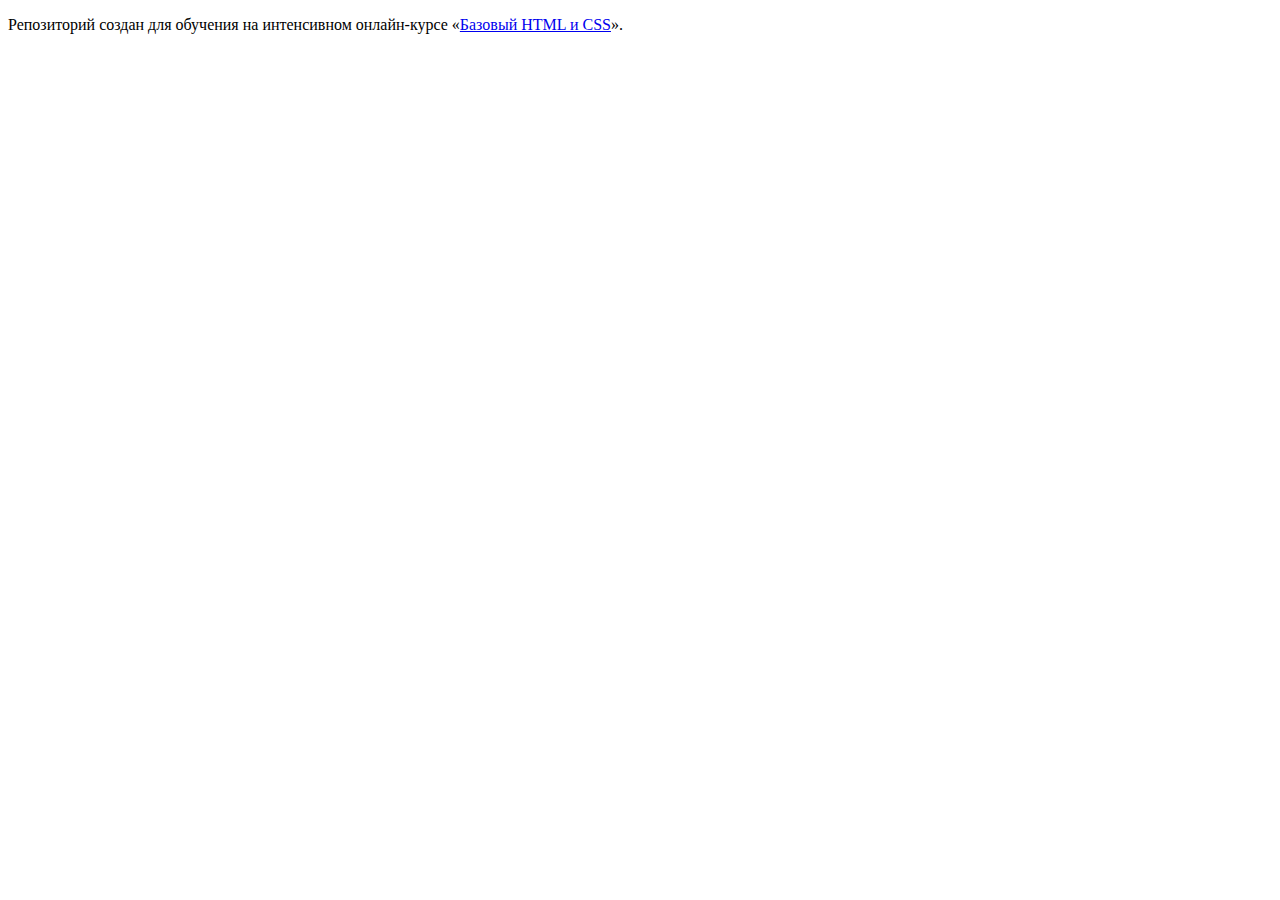
<file: 1/index.html>
<!DOCTYPE html>
<html lang="ru">
  <head>
    <meta charset="utf-8">
    <title>HTML Academy: Глейси</title>
    <base href="https://htmlacademy-htmlcss.github.io/352891-gllacy/1/">
</head>
  <body>

    <p>Репозиторий создан для обучения на интенсивном онлайн‑курсе «<a href="https://htmlacademy.ru/intensive/htmlcss">Базовый HTML и CSS</a>».</p>

  </body>
</html>
</file>
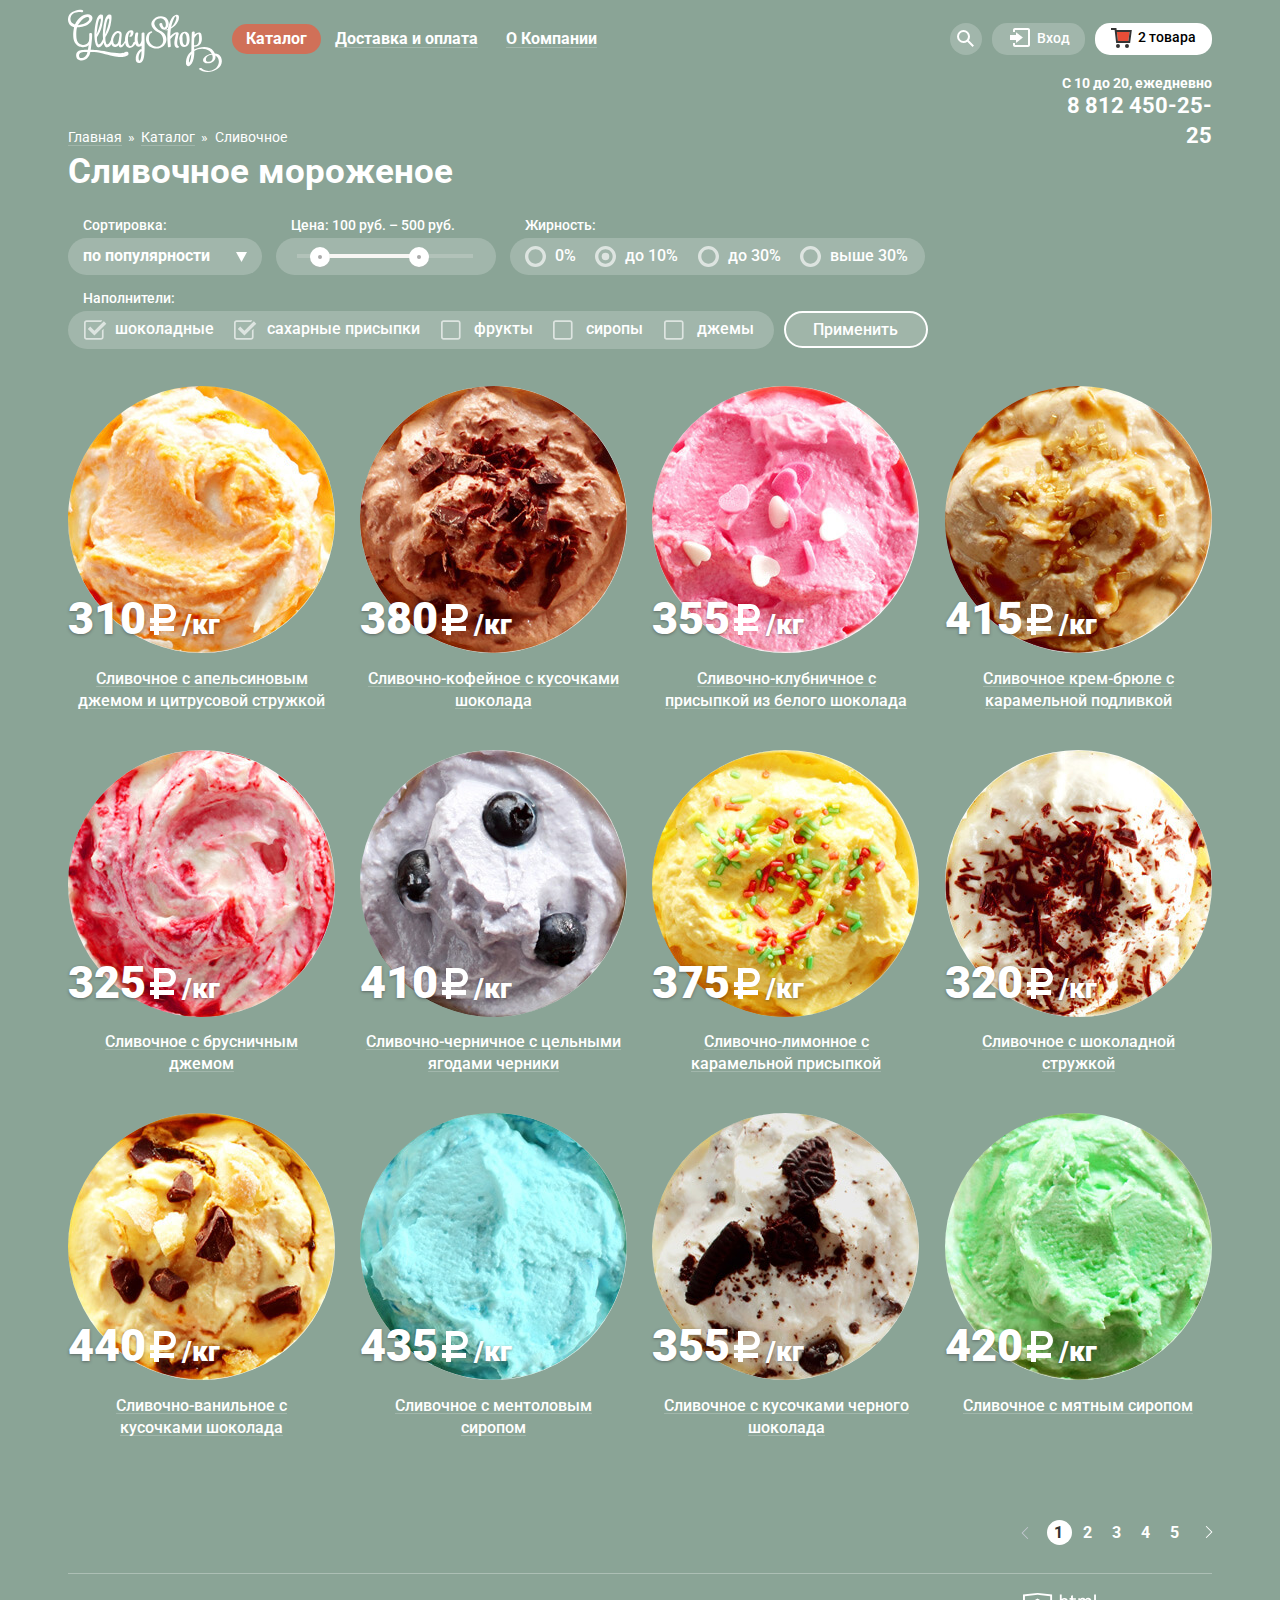
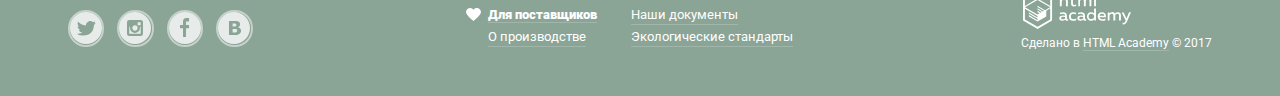
<file: catalog.html>
<!DOCTYPE html>
<html lang="ru">
  <head>
    <meta charset="utf-8">
    <title>HTML Academy: Глейси Каталог</title>
    <link href="https://fonts.googleapis.com/css?family=Roboto:400,500,700&amp;subset=cyrillic" rel="stylesheet">
    <link rel="stylesheet" href="css/normalize.min.css">
    <link rel="stylesheet" href="css/style.min.css">
  </head>
  <body>
    <header class="main-header">
      <div class="container">
        <nav class="main-navigation">
          <div class="header-wrapper">
            <a class="main-header-logo" href="index.html">
              <img src="img/svg/logo.svg" width="154" height="64" alt="Логотип Глэйси">
            </a>
            <ul class="site-navigation">
              <li class="site-navigation-catalog">
                <a class="site-navigation-link site-navigation-catalog active" href="#"><span class="no-underline">Каталог</span></a>
                <ul class="catalog-submenu">
                  <li>
                    <a class="catalog-submenu-first" href="#">Новинки</a>
                  </li>
                  <li>
                    <a class="active" href="catalog.html">Сливочное</a>
                  </li>
                  <li>
                    <a href="#">Щербеты</a>
                  </li>
                  <li>
                    <a href="#">Фруктовый лед</a>
                  </li>
                  <li>
                    <a class="catalog-submenu-last" href="#">Мелорин</a>
                  </li>
                </ul>
              </li>
              <li><a class="site-navigation-link site-navigation-delivery" href="#"><span>Доставка и оплата</span></a></li>
              <li><a class="site-navigation-link site-navigation-about" href="#"><span>О Компании</span></a></li>
            </ul>
          </div>
          <ul class="user-navigation">
            <li class="search-item">
              <a class="search-icon" href="#"><span class="visually-hidden">Поиск</span>
                <svg xmlns="http://www.w3.org/2000/svg" width="17" height="17" viewbox="0 0 17 17">
                  <path fill="#FFF" d="M16.958 15.527L11.75 10.32A6.455 6.455 0 0 0 13 6.5 6.5 6.5 0 1 0 6.5 13a6.465 6.465 0 0 0 3.839-1.263l5.205 5.204 1.414-1.414zM6.5 11C4.019 11 2 8.981 2 6.5S4.019 2 6.5 2 11 4.019 11 6.5 8.981 11 6.5 11z"/>
                </svg>
              </a>
              <section class="popup popup-search">
                <h2 class="visually-hidden">Поиск по сайту</h2>
                <form class="search-form show-on-hover" action="https://echo.htmlacademy.ru" method="get">
                  <label class="visually-hidden" for="search-field">Поиск</label>
                  <input id="search-field" class="custom-placeholder input-text" type="search" name="search" placeholder="Что ищем?">
                </form>
              </section>
            </li>
            <li class="login-item">
              <a class="login-link" href="#">
                <svg xmlns="http://www.w3.org/2000/svg" xmlns:xlink="http://www.w3.org/1999/xlink" width="21" height="19" viewbox="0 0 21 19">
                  <g fill="#FFF">
                    <path d="M6 14.875L12.917 9.5 6 4.125v2.917H-.042v4.917H6z"/>
                    <path d="M18 0H5C3.9 0 3 .9 3 2v2h2V2h13v15H5v-2H3v2c0 1.1.9 2 2 2h13c1.1 0 2-.9 2-2V2c0-1.1-.9-2-2-2z"/>
                  </g>
                </svg>
                Вход</a>
              <section class="popup popup-login">
                <h2 class="visually-hidden">Вход или регистрация на сайте</h2>
                <form class="login-form show-on-hover" action="https://echo.htmlacademy.ru" method="post">
                  <p>
                    <label class="visually-hidden" for="login-email">Электронная почта</label>
                    <input id="login-email" class="custom-placeholder input-text" type="email" name="login-email" placeholder="Электронная почта" required>
                  </p>
                  <p>
                    <label class="visually-hidden" for="login-password">Пароль</label>
                    <input id="login-password" class="custom-placeholder input-text" type="password" name="login-password" placeholder="Пароль" required>
                  </p>

                  <div>
                    <button class="button button-submit" type="submit">Войти</button>
                    <ul class="login-links-list">
                      <li class="login-link-item"><a href="#">Забыли пароль?</a></li>
                      <li class="login-link-item"><a href="#">Новая регистрация</a></li>
                    </ul>
                  </div>
                </form>
              </section>
            </li>
            <li class="basket-item">
              <a class="basket-not-empty" href="#">2 товара</a>
              <section class="popup popup-basket">
                <h2 class="visually-hidden">Товары корзины</h2>
                <form class="basket-form show-on-hover" action="https://echo.htmlacademy.ru" method="post">
                  <table>
                    <thead class="visually-hidden">
                      <tr>
                        <td>Удалить товар</td>
                        <td>Картинка товара</td>
                        <td>Название товара</td>
                        <td>Вес товара и цена за килограммм</td>
                        <td>Итоговая цена</td>
                      </tr>
                    </thead>
                    <tbody class="basket-goods">
                      <tr>
                        <td><a class="basket-item-delete" href="#"><span class="visually-hidden">Удалить</span></a></td>
                        <td><img src="img/basket-item-1-orange.jpg" width="33" height="33" alt="Пломбир"></td>
                        <td>Пломбир с апельсиновым джемом</td>
                        <td>1,5 кг х <span class="basket-price-for-kilo">200 руб.</span></td>
                        <td>300 руб.</td>
                      </tr>
                      <tr class="empty-row">
                        <td colspan="5"></td>
                      </tr>
                      <tr>
                        <td><a class="basket-item-delete" href="#"><span class="visually-hidden">Удалить</span></a></td>
                        <td><img src="img/basket-item-2-strawberry.jpg" width="33" height="33" alt="Клубничный пломбир"></td>
                        <td class="basket-long-title" >Клубничный пломбир с присыпкой  из белого шоколада</td>
                        <td>1,5 кг х <span class="basket-price-for-kilo">300 руб.</span></td>
                        <td>450 руб.</td>
                      </tr>
                    </tbody>
                  </table>
                  <hr class="basket-table-endline">
                  <p><b class="basket-total">Итого: 750 руб.</b></p>
                  <button class="button button-submit" type="submit">Оформить заказ</button>
                </form>
              </section>
            </li>
          </ul>
        </nav>
        <p class="header-contact-info">
          С 10 до 20, ежедневно
          <span class="header-phone">8 812 450-25-25</span>
        </p>
        <ul class="breadcrumb">
          <li class="breadcrumb-item"><a href="index.html">Главная</a></li>
          <li class="breadcrumb-item"><a href="#">Каталог</a></li>
          <li class="breadcrumb-item active">Сливочное</li>
        </ul>
      </div>
    </header>

    <main>
      <div class="container">
        <h1 class="catalog-heading">Сливочное мороженое</h1>

        <section>
          <h2 class="visually-hidden">Фильтр для каталога</h2>
          <form class="filter-form" action="https://echo.htmlacademy.ru" method="get">
            <fieldset>
              <legend><label for="sorting">Сортировка:</label></legend>
              <div class="filter-select">
                <select id="sorting" class="select-sorting" name="sorting">
                  <option value="popular">по популярности</option>
                  <option value="cheap">сначала недорогие</option>
                  <option value="expensive">сначала дорогие</option>
                  <option value="fat">по жирности</option>
                </select>
                <div class="select-arrow">
                  <svg xmlns="http://www.w3.org/2000/svg" width="11" height="10" viewbox="0 0 11 10">
                    <path fill="#ffffff" d="M5.5 10L0 0h11"/>
                  </svg>
                </div>
              </div>
            </fieldset>
            <fieldset class="filter-price">
              <legend>Цена: 100 руб. – 500 руб.</legend>
              <div class="filter-range">
                <div class="range-base">
                  <div class="range-handle-left" tabindex="0"></div>
                  <div class="range-between-handles"></div>
                  <div class="range-handle-right" tabindex="0"></div>
                </div>
              </div>
            </fieldset>
            <fieldset class="filter-fats">
              <legend>Жирность:</legend>
              <div>
                <input id="filter-fat-0" class="visually-hidden fat-radio" type="radio" name="fat-percent" value="0">
                <label for="filter-fat-0">0%</label>
                <input id="filter-fat-less-10" class="visually-hidden fat-radio" type="radio" name="fat-percent" value="0-10" checked>
                <label for="filter-fat-less-10">до 10%</label>
                <input id="filter-fat-less-30" class="visually-hidden fat-radio" type="radio" name="fat-percent" value="10-30">
                <label for="filter-fat-less-30">до 30%</label>
                <input id="filter-fat-more-30" class="visually-hidden fat-radio" type="radio" name="fat-percent" value="30+">
                <label for="filter-fat-more-30">выше 30%</label>
              </div>
            </fieldset>
            <fieldset class="filter-fillers">
              <legend>Наполнители:</legend>
              <div class="filter-checboxes">
                <input id="filter-filler-chocolote" class="visually-hidden filler-checkbox" type="checkbox" name="filler-chocolote" checked>
                <label for="filter-filler-chocolote">шоколадные</label>
                <input id="filter-filler-sugar" class="visually-hidden filler-checkbox" type="checkbox" name="filler-sugar" checked>
                <label for="filter-filler-sugar">сахарные присыпки</label>
                <input id="filter-filler-fruit" class="visually-hidden filler-checkbox" type="checkbox" name="filler-fruit">
                <label for="filter-filler-fruit">фрукты</label>
                <input id="filter-filler-syrops" class="visually-hidden filler-checkbox" type="checkbox" name="filler-syrops">
                <label for="filter-filler-syrops">сиропы</label>
                <input id="filter-filler-jams" class="visually-hidden filler-checkbox" type="checkbox" name="filler-jams">
                <label for="filter-filler-jams">джемы</label>
              </div>
            </fieldset>

            <button class="button button-filter-submit" type="submit">Применить</button>
          </form>
        </section>

        <section>
          <h2 class="visually-hidden">Каталог</h2>
          <ul class="catalog-list">
            <li class="catalog-item">
              <p>
                <b class="price">310<small class="weight">/кг</small></b>
                <img src="img/product-01-orange.jpg" width="267" height="267" alt="Апельсиновое мороженое">
              </p>
              <h3>
                <a href="#">Сливочное с апельсиновым джемом и цитрусовой стружкой</a>
              </h3>
              <button class="button button-quick-view hidden-without-hover">Быстрый просмотр</button>
            </li>
            <li class="catalog-item">
              <p>
                <b class="price">380<small class="weight">/кг</small></b>
                <img src="img/product-02-coffee.jpg" width="267" height="267" alt="Шоколадное мороженое">
              </p>
              <h3>
                <a href="#">Сливочно-кофейное с кусочками шоколада</a>
              </h3>
              <button class="button button-quick-view hidden-without-hover">Быстрый просмотр</button>
            </li>
            <li class="catalog-item">
              <p>
                <b class="price">355<small class="weight">/кг</small></b>
                <img src="img/product-03-strawberry.jpg" width="267" height="267" alt="Клубничкное мороженое">
              </p>
              <h3>
                <a href="#">Сливочно-клубничное с присыпкой из белого шоколада</a>
              </h3>
              <button class="button button-quick-view hidden-without-hover">Быстрый просмотр</button>
            </li>
            <li class="catalog-item">
              <p>
                <b class="price">415<small class="weight">/кг</small></b>
                <img src="img/product-04-creme-brulee.jpg" width="267" height="267" alt="Мороженое крем-брюле">
              </p>
              <h3>
                <a href="#">Сливочное крем-брюле с карамельной подливкой</a>
              </h3>
              <button class="button button-quick-view hidden-without-hover">Быстрый просмотр</button>
            </li>

            <li class="catalog-item">
              <p>
                <b class="price">325<small class="weight">/кг</small></b>
                <img src="img/product-05-cowberry.jpg" width="267" height="267" alt="Брусничное мороженое">
              </p>
              <h3>
                <a href="#">Сливочное с брусничным джемом</a>
              </h3>
              <button class="button button-quick-view hidden-without-hover">Быстрый просмотр</button>
            </li>
            <li class="catalog-item">
              <p>
                <b class="price">410<small class="weight">/кг</small></b>
                <img src="img/product-06-blueberry.jpg" width="267" height="267" alt="Черничное мороженое">
              </p>
              <h3>
                <a href="#">Сливочно-черничное с цельными ягодами черники</a>
              </h3>
              <button class="button button-quick-view hidden-without-hover">Быстрый просмотр</button>
            </li>
            <li class="catalog-item">
              <p>
                <b class="price">375<small class="weight">/кг</small></b>
                <img src="img/product-07-lemon.jpg" width="267" height="267" alt="Лимонное мороженое">
              </p>
              <h3>
                <a href="#">Сливочно-лимонное с карамельной присыпкой</a>
              </h3>
              <button class="button button-quick-view hidden-without-hover">Быстрый просмотр</button>
            </li>
            <li class="catalog-item">
              <p>
                <b class="price">320<small class="weight">/кг</small></b>
                <img src="img/product-08-chocolate-chips.jpg" width="267" height="267" alt="Мороженое с шоколадной стружкой">
              </p>
              <h3>
                <a href="#">Сливочное с шоколадной стружкой</a>
              </h3>
              <button class="button button-quick-view hidden-without-hover">Быстрый просмотр</button>
            </li>

            <li class="catalog-item">
              <p>
                <b class="price">440<small class="weight">/кг</small></b>
                <img src="img/product-09-vanilla.jpg" width="267" height="267" alt="Ванильное мороженое с шоколадом">
              </p>
              <h3>
                <a href="#">Сливочно-ванильное с кусочками шоколада</a>
              </h3>
              <button class="button button-quick-view hidden-without-hover">Быстрый просмотр</button>
            </li>
            <li class="catalog-item">
              <p>
                <b class="price">435<small class="weight">/кг</small></b>
                <img src="img/product-10-mentol.jpg" width="267" height="267" alt="Ментоловое мороженое">
              </p>
              <h3>
                <a href="#">Сливочноe с ментоловым сиропом</a>
              </h3>
              <button class="button button-quick-view hidden-without-hover">Быстрый просмотр</button>
            </li>
            <li class="catalog-item">
              <p>
                <b class="price">355<small class="weight">/кг</small></b>
                <img src="img/product-11-dark-chocolate.jpg" width="267" height="267" alt="Мороженое с черным шоколадом">
              </p>
              <h3>
                <a href="#">Сливочное с кусочками черного шоколада</a>
              </h3>
              <button class="button button-quick-view hidden-without-hover">Быстрый просмотр</button>
            </li>
            <li class="catalog-item">
              <p>
                <b class="price">420<small class="weight">/кг</small></b>
                <img src="img/product-12-mint.jpg" width="267" height="267" alt="Мятное мороженое">
              </p>
              <h3>
                <a href="#">Сливочное с мятным сиропом</a>
              </h3>
              <button class="button button-quick-view hidden-without-hover">Быстрый просмотр</button>
            </li>
          </ul>

          <ul class="pagination">
            <li class="page-item"><a class="page-link previous" href="#"><span class="visually-hidden">Previous</span></a></li>
            <li class="page-item"><a class="page-link active">1</a></li>
            <li class="page-item"><a class="page-link" href="#">2</a></li>
            <li class="page-item"><a class="page-link" href="#">3</a></li>
            <li class="page-item"><a class="page-link" href="#">4</a></li>
            <li class="page-item"><a class="page-link" href="#">5</a></li>
            <li class="page-item"><a class="page-link next" href="#"><span class="visually-hidden">Next</span>
              <svg xmlns="http://www.w3.org/2000/svg" width="8" height="12" viewbox="0 0 8 12">
                <path fill="#C1C6CE" d="M7.237 5.642L1.729.133a.506.506 0 1 0-.716.716L6.163 6l-5.151 5.15a.507.507 0 0 0 .716.717l5.509-5.509a.504.504 0 0 0 0-.716z"/>
              </svg>
            </a></li>
          </ul>
        </section>

        <hr class="catalog-endline">
      </div>
    </main>

    <footer class="main-footer">
      <div class="container container-footer">
        <div class="footer-social">
          <ul class="footer-social-list">
            <li class="footer-social-item"><a class="social-button" href="#"><span class="visually-hidden">Твиттер</span>
              <svg xmlns="http://www.w3.org/2000/svg" width="32" height="32" viewbox="0 0 32 32">
                <path fill="#FFF" d="M16 0C7.164 0 0 7.164 0 16c0 8.837 7.164 16 16 16 8.837 0 16-7.163 16-16 0-8.836-7.163-16-16-16zm7.944 12.809c-.251 6.516-3.463 10.832-10.992 10.702h-.486c-.447 0-4.543-.443-5.344-1.823 2.479.19 4.247-.406 5.12-1.136-1.048-.289-2.923-.461-3.251-2.848.384.104.618.221 1.299.113-1.307-.824-2.758-1.519-2.679-3.643.311.317 1.164.518 1.46.457-.768-.233-2.149-3.244-.974-4.781 1.984 1.79 4.075 3.482 7.804 3.643.227-2.214 1.24-3.699 3.168-4.325 1.84-.479 3.255.26 3.901 1.138.737-.224 1.453-.466 2.193-.685-.004.833-.569 1.463-.935 1.709.747.165 1.423-.475 1.423-.475-.184.963-1.094 1.725-1.707 1.954z"/>
              </svg>
            </a></li>
            <li class="footer-social-item"><a class="social-button" href="#"><span class="visually-hidden">Инстаграм</span>
              <svg xmlns="http://www.w3.org/2000/svg" width="32" height="32" viewbox="0 0 32 32">
                <g fill="#FFF">
                  <path d="M20.916 16a4.938 4.938 0 1 1-9.877 0c0-.394.051-.773.138-1.14h-.897v6.838h11.396V14.86h-.897c.086.367.137.746.137 1.14z"/>
                  <path d="M15.978 18.659c1.466 0 2.659-1.193 2.659-2.659s-1.193-2.659-2.659-2.659c-1.466 0-2.659 1.193-2.659 2.659s1.192 2.659 2.659 2.659zM18.637 10.302h3.039v3.039h-3.039z"/>
                  <path d="M16 0C7.164 0 0 7.164 0 16c0 8.837 7.164 16 16 16 8.837 0 16-7.163 16-16 0-8.836-7.163-16-16-16zm7.955 21.698a2.285 2.285 0 0 1-2.279 2.279H10.279A2.285 2.285 0 0 1 8 21.698V10.302a2.286 2.286 0 0 1 2.279-2.279h11.396a2.286 2.286 0 0 1 2.279 2.279v11.396z"/>
                </g>
             </svg>
            </a></li>
            <li class="footer-social-item"><a class="social-button" href="#"><span class="visually-hidden">Фейсбук</span>
              <svg xmlns="http://www.w3.org/2000/svg" width="32" height="32" viewbox="0 0 32 32">
                <path fill="#FFF" d="M16 0C7.164 0 0 7.163 0 16s7.164 16 16 16c8.837 0 16-7.164 16-16S24.837 0 16 0zm4.062 9.455h-3.021v3.444h3.021v3.445h-3.021v8.61H14.02v-8.61H11v-3.445h3.021V9.455c0-1.902 1.353-3.445 3.021-3.445h3.021v3.445z"/>
              </svg>
            </a></li>
            <li class="footer-social-item"><a class="social-button" href="#"><span class="visually-hidden">Вконтакте</span>
              <svg xmlns="http://www.w3.org/2000/svg" width="32" height="32" viewbox="0 0 32 32">
                <g fill="#FFF">
                  <path d="M16.637 14.495c.402-.019.719-.082.951-.188.326-.145.54-.33.641-.559.101-.229.15-.496.15-.797 0-.232-.058-.465-.174-.697-.116-.232-.322-.405-.617-.517-.264-.1-.592-.155-.984-.165a76.242 76.242 0 0 0-1.652-.014h-.339v2.965h.565c.571 0 1.057-.009 1.459-.028zM18.118 17.084c-.282-.081-.672-.125-1.166-.132a127.97 127.97 0 0 0-1.55-.009h-.79v3.493h.264c1.014 0 1.74-.003 2.18-.009a3.2 3.2 0 0 0 1.212-.245c.377-.157.633-.364.774-.625s.214-.562.214-.9c0-.446-.088-.788-.261-1.03-.17-.241-.464-.423-.877-.543z"/>
                  <path d="M16 0C7.164 0 0 7.164 0 16c0 8.837 7.164 16 16 16 8.837 0 16-7.163 16-16 0-8.836-7.163-16-16-16zm6.602 20.531a3.73 3.73 0 0 1-1.124 1.327c-.552.415-1.161.71-1.823.886s-1.501.264-2.519.264h-6.121V8.987h5.443c1.13 0 1.957.038 2.48.113a5.126 5.126 0 0 1 1.561.5c.533.27.929.632 1.189 1.087.26.455.392.975.392 1.558 0 .678-.179 1.278-.536 1.795-.358.518-.863.92-1.517 1.208v.075c.917.182 1.642.559 2.179 1.13.537.571.807 1.325.807 2.261 0 .678-.138 1.283-.411 1.817z"/>
                </g>
              </svg>
            </a></li>
          </ul>
        </div>
        <div class="footer-links">
          <ul class="footer-links-list">
            <li class="footer-links-item heart"><a href="#">
              <svg xmlns="http://www.w3.org/2000/svg" width="15" height="13" viewbox="0 0 15 13">
                <path fill="#FFF" d="M10.799 0c-1.35 0-2.551.65-3.3 1.661A4.097 4.097 0 0 0 4.199 0C1.875 0 0 1.806 0 4.044 0 7.223 7.499 13 7.499 13s7.499-5.777 7.499-8.956C14.998 1.806 13.123 0 10.799 0z"/>
              </svg>
              <b>Для поставщиков</b></a>
            </li>
            <li class="footer-links-item"><a href="#">Наши документы</a></li>
            <li class="footer-links-item"><a href="#">О производстве</a></li>
            <li class="footer-links-item"><a href="#">Экологические стандарты</a></li>
          </ul>
        </div>
        <div class="footer-copyright">
          <a href="https://htmlacademy.ru/intensive/htmlcss">
            <img src="img/svg/logo-htmlacademy-small.svg" width="108" height="39" alt="Логотип HTML Academy">
          </a>
          <p>Сделано в <a class="footer-copyright-link" href="https://htmlacademy.ru/intensive/htmlcss">HTML Academy</a> © 2017</p>
        </div>
      </div>
    </footer>

  </body>
</html>
</file>
<file: css/style.min.css>
a,body{color:#fff}.button,body{font-family:Roboto,Calibri,sans-serif}.basket-not-empty::before,.catalog-submenu-first::after{content:"";background-repeat:no-repeat}.basket-empty:active g,.basket-empty:focus g,.basket-empty:hover g,.login-link:active path,.login-link:focus path,.login-link:hover path,.search-icon:active path,.search-icon:focus path,.search-icon:hover path,.select-sorting:hover+.select-arrow path{fill:#000}html{-webkit-box-sizing:border-box;box-sizing:border-box}*,::after,::before{-webkit-box-sizing:inherit;box-sizing:inherit}body{max-width:1200px;min-width:900px;margin:0 auto;padding:0;font-weight:700;font-size:16px;line-height:22px;background-color:#8aa496}a{text-decoration:none}img{max-width:100%;height:auto}.container{max-width:1200px;margin:0 auto;padding:0 2.3%}.container.map{padding:0;margin-bottom:14px}.hidden-without-hover{display:none}.header-wrapper,.main-header .container{display:-webkit-box;display:-ms-flexbox}.visually-hidden:not(:focus):not(:active),input[type=checkbox].visually-hidden,input[type=radio].visually-hidden{position:absolute;width:1px;height:1px;margin:-1px;border:0;padding:0;white-space:nowrap;-webkit-clip-path:inset(100%);clip-path:inset(100%);clip:rect(0 0 0 0);overflow:hidden}.site-navigation li,.user-navigation{position:relative}.catalog-submenu,.login-links-list,.site-navigation,.user-navigation{list-style:none}.input-text{padding-left:14px;font-weight:700;line-height:24px;color:#000;background-color:#fff;border:0;-webkit-box-shadow:0 0 0 1px #d3d3d2;box-shadow:0 0 0 1px #d3d3d2;border-radius:5px;outline-offset:0}.input-text:hover{-webkit-box-shadow:0 0 0 2px #9a9a9a;box-shadow:0 0 0 2px #9a9a9a}.input-text:focus{outline:0;border-color:transparent;-webkit-box-shadow:0 0 0 2px #8fbdec;box-shadow:0 0 0 2px #8fbdec}.custom-placeholder:focus::-webkit-input-placeholder{color:transparent}.custom-placeholder:focus:-ms-input-placeholder{color:transparent}.custom-placeholder:focus::placeholder{color:transparent}.custom-placeholder::-webkit-input-placeholder{font-weight:400;color:#999}.custom-placeholder:-ms-input-placeholder{font-weight:400!important;color:#999!important}.custom-placeholder::placeholder{font-weight:400;color:#999}.button{width:139px;height:44px;font-weight:500;font-size:18px;line-height:28px;color:#fff;background-color:#e74a35;background-image:-webkit-gradient(linear,left top,right top,from(#e74a35),to(#f26843));background-image:linear-gradient(90deg,#e74a35 0,#f26843 100%);-webkit-box-shadow:0 2px 2px 0 rgba(172,16,0,.64);box-shadow:0 2px 2px 0 rgba(172,16,0,.64);text-shadow:0 2px 5px rgba(160,32,11,.76);border:0;border-radius:25px}.button:focus,.button:hover{background-image:-webkit-gradient(linear,left top,right top,from(#e74a35),color-stop(20%,#f26843));background-image:linear-gradient(90deg,#e74a35 0,#f26843 20%);-webkit-box-shadow:0 2px 2px 0 rgba(172,16,0,.004);box-shadow:0 2px 2px 0 rgba(172,16,0,.004)}.button:active{background-image:-webkit-gradient(linear,left top,right top,from(#e74a35),to(#eb543c));background-image:linear-gradient(90deg,#e74a35 0,#eb543c 100%);-webkit-box-shadow:inset 1px 1px 5px #1e181c,inset 0 2px 2px 0 rgba(148,39,24,.004);box-shadow:inset 1px 1px 5px #1e181c,inset 0 2px 2px 0 rgba(148,39,24,.004)}.main-header .container{display:flex;-webkit-box-orient:horizontal;-webkit-box-direction:normal;-ms-flex-direction:row;flex-direction:row;-ms-flex-wrap:wrap;flex-wrap:wrap}.basket-form,.promotion div,.subscription{-webkit-box-orient:vertical;-webkit-box-direction:normal}.header-wrapper{display:flex}.main-navigation,.site-navigation{display:-webkit-box;display:-ms-flexbox}.main-header-logo{padding-top:6px;line-height:15px}.main-navigation{display:flex;-webkit-box-pack:justify;-ms-flex-pack:justify;justify-content:space-between;width:100%;padding-top:3px;min-height:70px}.main-navigation ul{margin:0}.site-navigation{display:flex;-webkit-box-align:center;-ms-flex-align:center;align-items:center;padding-left:10px}.user-navigation{display:-webkit-box;display:-ms-flexbox;display:flex;width:267px;-webkit-box-align:center;-ms-flex-align:center;align-items:center;-webkit-box-pack:justify;-ms-flex-pack:justify;justify-content:space-between;padding-left:5px}.site-navigation-link{padding:8px 14px;font-size:16px;line-height:18px}.site-navigation-link span:not(.no-underline){background-image:-webkit-gradient(linear,left bottom,left top,from(rgba(255,255,255,.2)),to(rgba(255,255,255,.2)));background-image:linear-gradient(to top,rgba(255,255,255,.2),rgba(255,255,255,.2));background-position:0 18px;background-size:1px 1px;background-repeat:repeat-x}.nav-link-underline:active,.nav-link-underline:focus,.nav-link-underline:hover{background-image:none}.site-navigation-link:focus,.site-navigation-link:hover{padding:6px 14px;border-radius:20px}.site-navigation-link:active{-webkit-box-shadow:inset 1px 1px 5px #1e181c,inset 0 2px 2px 0 rgba(148,39,24,.004);box-shadow:inset 1px 1px 5px #1e181c,inset 0 2px 2px 0 rgba(148,39,24,.004)}.site-navigation a:focus,.site-navigation a:hover{color:#000;text-decoration:none;background-color:#fff}.site-navigation-link.active{display:inline-block;padding:6px 14px;line-height:18px;text-decoration:none;text-align:center;vertical-align:top;color:#fff;background-color:#d07058;border-radius:15px}.site-navigation .catalog-submenu{position:absolute;left:-7px;top:33px;z-index:5;display:none;width:143px;min-height:171px;margin:0;padding:0;list-style:none;background-color:#f8f7f4;-webkit-box-shadow:0 20px 20px 0 rgba(0,0,0,.4);box-shadow:0 20px 20px 0 rgba(0,0,0,.4);border-radius:5px}.catalog-submenu li:not(:first-child):not(:nth-child(2)){padding-top:4px;font-weight:400}.catalog-submenu li:nth-child(2){padding-top:11px;font-weight:400}.catalog-submenu:hover,.site-navigation-catalog:focus+.catalog-submenu,.site-navigation-catalog:hover+.catalog-submenu{display:block}.catalog-submenu a{display:inline-block;width:100%;padding:4px 0 7px 21px;font-size:14px;line-height:16px;vertical-align:top;text-decoration:none;color:#000}.catalog-submenu a.active{color:#fff;background-color:#d07058}.catalog-submenu a:hover{color:#000;background-color:#fbded7}.catalog-submenu a:focus{color:#000;background-color:#f6b5a5}.catalog-submenu .catalog-submenu-first{position:relative;padding-top:9px;padding-bottom:8px;border-radius:5px 5px 0 0}.catalog-submenu-last{border-radius:0 0 5px 5px}.catalog-submenu-first::after{position:absolute;top:32px;right:8px;display:block;width:130px;height:2px;margin-top:4px;background-image:linear-gradient(transparent 1px,rgba(204,204,204,.7) 1px);background-size:100% 2px;background-position:0 0}.popup{position:absolute}.popup-search{display:none;top:56px;right:227px;z-index:5}.basket-form,.login-form,.search-form{border-radius:6px;-webkit-box-shadow:0 20px 20px 0 rgba(0,0,0,.4);box-shadow:0 20px 20px 0 rgba(0,0,0,.4)}.search-form{width:341px;height:84px;padding-top:19px}.search-form input[type=search]{display:block;width:310px;height:43px;margin:0 auto}.search-icon{width:32px;height:32px;padding-top:7px;padding-left:7px;border-radius:50%}.basket-not-empty:focus+.popup-basket,.basket-not-empty:hover+.popup-basket,.login-link:focus+.popup-login,.login-link:hover+.popup-login,.popup-basket:focus,.popup-basket:hover,.popup-login:focus,.popup-login:hover,.popup-search:focus,.popup-search:hover,.search-icon:focus+.popup-search,.search-icon:hover+.popup-search{display:block}.popup-login{display:none;right:124px;top:56px;z-index:5}.login-form{display:-webkit-box;display:-ms-flexbox;display:flex;-ms-flex-wrap:wrap;flex-wrap:wrap;width:277px;height:215px;padding-top:22px;-ms-flex-pack:distribute;justify-content:space-around}.login-form p{margin-top:0;margin-bottom:0}.login-form input{display:block;width:238px;height:42px}.login-form div{width:238px;height:44px;display:-webkit-box;display:-ms-flexbox;display:flex}.login-form button{width:98px}.login-links-list{padding-left:21px}.basket-empty,.login-link{padding-top:7px;padding-left:45px}.login-link-item{display:block;height:20px}.login-link{position:relative;width:93px;height:32px;border-radius:15px}.basket-empty svg,.login-link svg{position:absolute;left:18px;bottom:8px}.basket-empty,.basket-not-empty{position:relative;width:117px;height:32px;border-radius:15px}.basket-empty,.login-link,.search-icon{background-color:rgba(255,255,255,.2)}.basket-empty:focus,.basket-empty:hover,.login-link:focus,.login-link:hover,.search-icon:focus,.search-icon:hover{color:#000;background-color:#f8f7f4}.basket-empty,.basket-not-empty,.login-link{font-weight:500;font-size:14px;line-height:16px;text-decoration:none}.login-links-list a{font-weight:400;font-size:13px;line-height:24px;text-decoration:underline;color:#000}.login-form,.search-form{background-color:#f8f7f4}.login-form a:active,.login-form a:focus,.login-form a:hover{color:#e84d37}li[class$="-item"]>a{display:inline-block;vertical-align:top}.basket-not-empty{padding-top:6px;padding-left:27px;text-align:center;color:#000;background-color:#fff}.basket-not-empty::before{position:absolute;top:5px;left:16px;height:22px;width:22px;background-image:url(../img/svg/basket-not-empty.svg)}.popup-basket{display:none;top:55px;right:-1px;z-index:5}.basket-form,.promotion{display:-webkit-box;display:-ms-flexbox}.basket-form{display:flex;-ms-flex-direction:column;flex-direction:column;width:540px;height:242px;background-color:#f8f7f4}.basket-goods::before{content:"\200C";display:block;line-height:14px}.basket-item-delete::before,.bestsellers-item p::before,.bestsellers-item:hover::after,.catalog-item:hover::after,.fat-radio+label::before,.filler-checkbox+label::before,.location-map::after,.location-map::before,.pagination .previous::before,.site-wrapper::after,.site-wrapper::before,.weight::before{content:""}.empty-row{height:13px}.basket-goods{margin-top:-10px;font-weight:400;font-size:13px;line-height:16px;color:#000;border-spacing:0 16px}.basket-goods td:first-child{width:37px}.basket-goods td:nth-child(3){width:255px;padding-right:15px;padding-left:10px}.basket-goods td:last-child{padding-left:26px}.basket-item-delete{position:relative;width:20px;height:20px}.basket-item-delete::before{position:absolute;top:11px;left:14px;width:11px;height:11px;background-image:url(../img/svg/x-cart.svg);background-size:contain}.basket-price-for-kilo{color:#999}.basket-table-endline{height:1px;margin:18px 16px 14px;background-color:#cacac7;border:0}.basket-form img{border-radius:50%}.basket-form>p{margin:0 14px 0 0;text-align:right}.basket-total{display:block;margin-left:auto;font-size:15px;line-height:18px;color:#000}.basket-long-title{position:relative;top:7px}.basket-form .button{width:170px;-ms-flex-item-align:end;align-self:flex-end;margin-top:13px;margin-right:15px}.header-contact-info{width:168px;-ms-flex-item-align:end;align-self:flex-end;-webkit-box-ordinal-group:3;-ms-flex-order:2;order:2;margin:0 0 0 auto;font-size:14px;line-height:16px;text-indent:10px;text-align:right}.user-navigation input{font-size:14px}.header-phone{font-size:22px;line-height:30px}.site-wrapper{min-width:900px;background-color:#849d8f;background-image:url(../img/bg-slide-ice-cream-1.png);background-repeat:no-repeat;background-position:top center}.site-wrapper::after,.site-wrapper::before{visibility:hidden}.site-wrapper::before{background-image:url(img/slider-item2.png)}.site-wrapper::after{background-image:url(img/slider-item3.png)}.slider{position:relative;margin-top:-2px;padding-top:272px;text-align:center;color:#fff}.slide{display:none}.slide-title{width:700px;margin:0 auto 32px;font-size:60px;line-height:60.35px;font-weight:800}.button-slide{width:278px;height:63px;font-size:32px;line-height:44px;color:#fff;cursor:pointer}.slider-controls{position:absolute;bottom:23px;left:0;z-index:20;font-size:0}.slider-controls label:hover{background-color:rgba(248,247,244,.4)}#product1:checked~.site-wrapper{background-color:#849d8f;background-image:url(../img/bg-slide-ice-cream-1.png)}#product2:checked~.site-wrapper{background-color:#8996a6;background-image:url(../img/bg-slide-ice-cream-2.png)}#product3:checked~.site-wrapper{background-color:#9d8b84;background-image:url(../img/bg-slide-ice-cream-3.png)}#product1:checked~.site-wrapper #slide1,#product2:checked~.site-wrapper #slide2,#product3:checked~.site-wrapper #slide3{display:block}#product1:checked~.site-wrapper label[for=product1],#product2:checked~.site-wrapper label[for=product2],#product3:checked~.site-wrapper label[for=product3]{background-color:#fff}.slider-controls label{display:inline-block;width:21px;height:21px;margin-right:8px;vertical-align:top;background-color:transparent;border:2px solid #fff;border-radius:50%;cursor:pointer}.promotion{display:flex;-ms-flex-wrap:wrap;flex-wrap:wrap;-webkit-box-pack:justify;-ms-flex-pack:justify;justify-content:space-between;min-height:230px}.promotion div{display:-webkit-box;display:-ms-flexbox;display:flex;-ms-flex-direction:column;flex-direction:column;position:relative;width:560px;width:48.9%;margin-top:40px;padding:0 20px 23px;border-radius:20px;min-height:230px}.promotion h3{margin:17px 0 14px;font-size:35px;line-height:41px}.promotion-raspberry{background-color:#a52644;background-image:url(../img/bg-raspberry.jpg)}.promotion-chocolate{background-color:#492f23;background-image:url(../img/bg-chocolate.jpg)}.promotion p{min-height:90px;margin:0;padding-bottom:23px;font-size:18px}.promotion .button{margin-left:auto;line-height:24px}.button-promotion-chocolate,.button-promotion-raspberry{display:block;width:189px;height:45px;padding:10px 0;text-align:center;text-decoration:none}.bestsellers-list,.catalog-list,.features-list{display:-webkit-box;display:-ms-flexbox;list-style:none}.button-promotion-raspberry{width:166px;padding-right:4px}.bestsellers ul,.catalog-list{margin:0;padding:0}.bestsellers-item img,.catalog-item img{border-radius:50%}.bestsellers-list,.catalog-list{display:flex;-webkit-box-pack:justify;-ms-flex-pack:justify;justify-content:space-between;-ms-flex-wrap:wrap;flex-wrap:wrap;min-height:325px}.bestsellers-item{margin-top:39px;-ms-flex-preferred-size:23.3%;flex-basis:23.3%}.catalog-item{margin-top:38px;-ms-flex-preferred-size:23.4%;flex-basis:23.4%}.bestsellers-item p,.catalog-item p{margin:0;position:relative}.bestsellers-item p::before{position:absolute;height:60px;width:61px;background-image:url(../img/svg/hit.svg)}.price{position:absolute;bottom:17px;font-size:45px;line-height:45px;text-align:left;text-shadow:0 1px 3px rgba(49,50,53,.5)}.weight{display:inline-block;padding-left:36px;font-size:28px;vertical-align:baseline}.weight::before{position:absolute;left:80px;bottom:8px;height:37px;width:32px;background-image:url(../img/svg/Rub.svg)}.bestsellers-item h3,.catalog-item h3{margin-top:6px;margin-bottom:0;padding:0 6px;font-weight:500;font-size:16px;text-align:center}.bestsellers-item a,.catalog-item a{background-image:-webkit-gradient(linear,left bottom,left top,from(rgba(255,255,255,.2)),to(rgba(255,255,255,.2)));background-image:linear-gradient(to top,rgba(255,255,255,.2),rgba(255,255,255,.2));background-position:0 17px;background-size:1px 1px;background-repeat:repeat-x}.bestsellers-item a:active,.bestsellers-item a:focus,.bestsellers-item a:hover,.catalog-item a:active,.catalog-item a:focus,.catalog-item a:hover{color:#ffbc9e;background-image:-webkit-gradient(linear,left bottom,left top,from(rgba(255,188,188,.2)),to(rgba(255,188,188,.2)));background-image:linear-gradient(to top,rgba(255,188,188,.2),rgba(255,188,188,.2))}.bestsellers-item,.catalog-item{position:relative}.bestsellers-item:hover::after,.catalog-item:hover::after{position:absolute;top:-1%;left:-4%;width:109%;height:124%;background-color:rgba(248,247,244,.2);-webkit-box-shadow:0 5px 20px 0 rgba(0,0,0,.4);box-shadow:0 5px 20px 0 rgba(0,0,0,.4);border-radius:5px;z-index:5}.bestsellers-item:hover button.hidden-without-hover,.catalog-item:hover button.hidden-without-hover{display:block;position:absolute;bottom:-16.7%;left:2.5%;z-index:6}.blog-post,.blog-post a,.features,.location{color:#323232}.blog-post a:active,.blog-post a:focus,.blog-post a:hover{color:#e84d37}.features{min-height:307px;margin-top:30px;padding:25px 19px;background-color:#ebdfc4;background-image:url(../img/bg-wafer.jpg);border-radius:15px}.features-heading{font-weight:500;font-size:24px;line-height:30px;word-spacing:1.25px}.features-list{display:flex;-webkit-box-pack:justify;-ms-flex-pack:justify;justify-content:space-between;-ms-flex-wrap:wrap;flex-wrap:wrap;margin:0;padding:0;font-weight:400}.features-item{position:relative;width:48.9%;padding-top:22px;padding-right:2px;padding-left:56px}.features-item:nth-child(even){padding-left:58px}.features-item::before{content:"";position:absolute;top:8px;left:0;height:49px;width:49px}.features-item.ice::before{background-image:url(../img/svg/ice-cream.svg)}.features-item.cow::before{background-image:url(../img/svg/cow.svg)}.features-item.leaf::before{background-image:url(../img/svg/leaf.svg)}.features-item.thermometer::before{background-image:url(../img/svg/thermo.svg)}.blog-subscription-wrapper{display:-webkit-box;display:-ms-flexbox;display:flex;-ms-flex-wrap:wrap;flex-wrap:wrap;-webkit-box-pack:justify;-ms-flex-pack:justify;justify-content:space-between;min-height:220px}.blog-subscription-wrapper article{width:48.9%;min-height:220px;margin-top:40px}.blog-post{padding-left:20px;background-color:#fff;background-image:url(../img/bg-strawberry.jpg);border-radius:15px}.blog-post p{margin-top:22px;margin-bottom:0;font-weight:500}.blog-post-title{width:285px;margin-top:5px;font-size:24px;line-height:30px}.blog-post-title a{text-decoration:underline}.subscription{display:-webkit-box;display:-ms-flexbox;display:flex;-ms-flex-direction:column;flex-direction:column;-webkit-box-pack:justify;-ms-flex-pack:justify;justify-content:space-around;padding:27px 22px 37px;font-weight:400;color:#5a5a5a;background-color:#f8f7f4;border:5px solid rgba(0,0,0,.4);border-image-source:url(../img/svg/bg-post.svg);border-image-slice:7;border-radius:15px}.breadcrumb,.subscription-form{display:-webkit-box;display:-ms-flexbox}.subscription p{margin:0 0 15px}.subscription-form{display:flex;-webkit-box-pack:justify;-ms-flex-pack:justify;justify-content:space-between}.subscription-form input{-webkit-box-flex:1;-ms-flex-positive:1;flex-grow:1;margin-right:12px}.subscription-form button{width:127px}.location{margin-top:40px;min-height:432px}.location-map{position:relative}.location-map::before{position:absolute;left:267px;top:138px;width:80px;height:140px;background-image:url(../img/svg/pin.svg);z-index:2}.location-map::after{position:absolute;left:302px;top:170px;width:182px;height:110px;background-image:url(../img/pin-shadow.png);background-repeat:no-repeat;z-index:1}.location-map img{position:absolute;top:0;left:0;z-index:1;margin:0}.interactive-map{position:relative;z-index:2;max-width:1200px;height:430px;border:none}.contacts{position:absolute;top:14.5%;right:2.2%;width:302px;z-index:3;height:305px;padding:14px 25px 30px;background-color:#fffffe;border-radius:15px}.contacts p{font-weight:400;font-size:14px;line-height:20px}.contacts p:last-of-type{margin-top:19px;margin-bottom:25px}.contacts b{font-size:18px;line-height:24px}.contacts-address,.contacts-new-line,.contacts-phone{display:block}.contacts-new-line{letter-spacing:.35px}.contacts-phone{margin-top:5px}.button-contacts{display:block;width:251px;height:43px;padding:7px 0;text-align:center;text-decoration:none}.breadcrumb{display:flex;width:219px;-webkit-box-pack:justify;-ms-flex-pack:justify;justify-content:space-between;-ms-flex-item-align:end;align-self:flex-end;-webkit-box-ordinal-group:2;-ms-flex-order:1;order:1;margin:0 0 5px;padding:0;font-weight:400;font-size:14px;line-height:16px;list-style:none}.breadcrumb-item{position:relative}.breadcrumb-item:not(.active)::after{content:"»";position:absolute;left:60px}.breadcrumb-item a{border-bottom:1px solid rgba(255,255,255,.2)}.breadcrumb-item a:active,.breadcrumb-item a:focus,.breadcrumb-item a:hover{color:#ffbc9e;border-color:rgba(255,188,188,.2)}.catalog-heading{margin:0 0 25px;font-size:35px;line-height:41px}.filter-form{display:-webkit-box;display:-ms-flexbox;display:flex;-ms-flex-wrap:wrap;flex-wrap:wrap;-webkit-box-pack:justify;-ms-flex-pack:justify;justify-content:space-between;width:860px;min-height:130px}.filter-form fieldset{padding:0;margin:0 0 15px;border:none}.filter-form legend{padding-left:15px;font-weight:500;font-size:14px;line-height:16px}fieldset>div{min-height:37px;margin-top:5px;background-color:rgba(255,255,255,.2);border-radius:20px}.fat-radio+label,.filler-checkbox+label{position:relative;display:inline-block;vertical-align:baseline;cursor:pointer;-webkit-user-select:none;-moz-user-select:none;-ms-user-select:none;user-select:none;font-weight:500;line-height:18px}.filter-select{position:relative;width:194px}.select-sorting{width:183px;height:35px;padding:1px 0 0 15px;font:inherit;color:#fff;background:0 0;border:none}.filter-select select{-webkit-appearance:none;-moz-appearance:none;appearance:none}.filter-select select::-ms-expand{display:none}.filter-select .select-arrow{position:absolute;top:8px;right:15px}.select-sorting:hover{color:#000}.filter-price{width:220px}.filter-range{position:relative}.range-base{position:absolute;top:16px;left:21px;width:176px;height:4px;background-color:rgba(248,247,244,.2)}.range-between-handles{position:absolute;top:0;left:32px;width:81px;height:4px;background-color:#f8f7f4}.range-handle-left,.range-handle-right{position:absolute;top:-7px;width:20px;height:23px;background-image:url(../img/svg/filter-button.svg);background-size:contain;background-repeat:no-repeat;cursor:pointer}.range-handle-left{left:13px}.range-handle-right{right:44px}.filter-form .filter-fats{min-width:415px;margin-right:3px}.filter-fillers{min-width:703px;margin-bottom:2px}.filter-fats div{display:-webkit-box;display:-ms-flexbox;display:flex;-ms-flex-wrap:wrap;flex-wrap:wrap;-webkit-box-pack:start;-ms-flex-pack:start;justify-content:flex-start;-webkit-box-align:center;-ms-flex-align:center;align-items:center;padding-left:15px}.filter-fats label{padding:8px 0}.filter-fats label:not(:last-child){margin-right:19.5px}.filter-fats label:last-child{padding-right:2px}.fat-radio+label::before{display:inline-block;width:21px;height:21px;margin-right:9px;vertical-align:middle;background-image:url(../img/svg/radio-off.svg);background-size:contain;opacity:.8}.fat-radio:checked+label::before{background-image:url(../img/svg/radio-on.svg)}.fat-radio+label:hover::before,.fat-radio:checked+label:hover::before,.fat-radio:focus+label::before,.filler-checkbox+label:hover::before,.filler-checkbox:checked+label:hover::before,.filler-checkbox:focus+label::before{opacity:1}.fat-radio:checked:disabled+label::before,.fat-radio:disabled+label::before,.filler-checkbox:checked:disabled+label::before,.filler-checkbox:disabled+label::before{opacity:.4}.filter-fillers div{display:-webkit-box;display:-ms-flexbox;display:flex;-ms-flex-wrap:wrap;flex-wrap:wrap;-webkit-box-pack:start;-ms-flex-pack:start;justify-content:flex-start;-webkit-box-align:center;-ms-flex-align:center;align-items:center;padding-right:0;padding-left:16px}.filter-fillers label{margin-right:20.5px;padding:9px 0}.filler-checkbox+label::before{display:inline-block;width:24px;height:20px;margin-right:9px;vertical-align:middle;background-image:url(../img/svg/checkbox-off.svg);background-size:contain;background-repeat:no-repeat;opacity:.8}.main-footer .container,.pagination{display:-webkit-box;display:-ms-flexbox}.filler-checkbox:checked+label::before{background-image:url(../img/svg/checkbox-on.svg)}.filler-checkbox:first-child+label::before{margin-right:7px}.button-filter-submit{width:144px;height:37px;margin-top:21px;font-size:16px;line-height:18px;background-color:rgba(255,255,255,.188);background-image:none;-webkit-box-shadow:none;box-shadow:none;text-shadow:none;border:2px solid #fff}.button-filter-submit:focus,.button-filter-submit:hover{color:#000;background-color:#fff;background-image:none}.button-filter-submit:active{background-color:#eaeaea;background-image:none;border:none}.catalog-list{margin-top:-16px;list-style:none}.button-quick-view{font-weight:700;width:193px;line-height:24px}.pagination{display:flex;-webkit-box-pack:end;-ms-flex-pack:end;justify-content:flex-end;margin:81px 10px 29px auto;padding:0;list-style:none}.page-item{padding-right:4px}.page-item:first-child{padding-right:9px}.page-item:last-child{padding-left:6px}.pagination a{position:relative;width:25px;height:25px;padding:4px 7px;font-size:16px;line-height:18px;border-radius:50%}.pagination .previous::before{position:absolute;left:8px;bottom:6px;width:8px;height:12px;background-image:url(../img/svg/icon-right-small.svg);background-size:cover;-webkit-transform:rotate(180deg);transform:rotate(180deg)}.pagination .next{position:absolute}.next path{fill:#fff}.pagination a:focus,.pagination a:hover{color:#fff;background-color:rgba(255,255,255,.2)}.pagination a.next:focus,.pagination a.next:hover,.pagination a.previous:focus,.pagination a.previous:hover{background-color:transparent}.pagination .active,.pagination .active:focus,.pagination .active:hover,.pagination a:active{color:#323232;background-color:#fff}.catalog-endline{height:1px;margin:0 0 19px;border:0;background-color:rgba(255,255,255,.3)}.main-footer{min-height:103px;margin-top:12px}.main-footer .container{display:flex;-webkit-box-align:center;-ms-flex-align:center;align-items:center;-webkit-box-pack:justify;-ms-flex-pack:justify;justify-content:space-between}.footer-social{-ms-flex-preferred-size:185px;flex-basis:185px}.footer-links-list,.footer-social-list{display:-webkit-box;display:-ms-flexbox;display:flex;-webkit-box-pack:justify;-ms-flex-pack:justify;justify-content:space-between;margin:0;padding:0;font-size:13px;line-height:18px;list-style:none}.footer-links-list{-ms-flex-wrap:wrap;flex-wrap:wrap;-ms-flex-pack:distribute;justify-content:space-around;width:330px}.footer-social-list li{width:36.4px;height:36.4px;border:2px solid rgba(255,255,255,.5);border-radius:50%}.social-button svg{opacity:.8}.social-button:hover svg{opacity:1}.social-button:active path,.social-button:focus path{opacity:.8;fill:#e9e9e9}.footer-links-list li{-ms-flex-preferred-size:165px;flex-basis:165px}.footer-links-list li:nth-child(odd){padding-left:10px;-ms-flex-preferred-size:140px;flex-basis:140px;padding-bottom:4px}.footer-links-item.heart{position:relative}.footer-links-item.heart svg{position:absolute;top:2px;left:-12px}.footer-links-item.heart:hover path{fill:#ffbc9e}.footer-copyright-link,.footer-links-item b,.footer-links-item:not(.heart) a{border-bottom:1px solid rgba(255,255,255,.2)}.footer-copyright-link:active,.footer-copyright-link:focus,.footer-copyright-link:hover,.footer-links-item span:focus,.footer-links-item span:hover,.footer-links-list a:active,.footer-links-list a:focus,.footer-links-list a:hover{color:#ffbc9e;border-color:rgba(255,188,188,.2)}.footer-links-item:not(:first-child){font-weight:400}.footer-copyright{font-weight:400;font-size:12px;line-height:18px}.footer-copyright>a{padding-left:2px}.footer-copyright>p{margin-top:0}.modal{background-color:#f8f7f4}.modal-contacts{position:fixed;top:50%;left:50%;-webkit-transform:translateY(-50%);transform:translateY(-50%);display:none;width:478px;height:443px;margin-left:-237px;padding-left:25px;border-radius:10px;z-index:10}.modal-contacts h2{margin-top:15px;font-weight:500;font-size:24px;line-height:28px;color:#323232}.modal-contacts p{margin-top:16px;margin-bottom:20px}.contact-form input,.contact-form textarea{font:inherit}.modal-contacts input{width:266px;height:44px}.modal-contacts textarea{width:427px;height:154px;padding-left:14px;padding-top:9px}.modal-contacts .button-submit{display:block;margin-left:auto;margin-right:25px}.modal-close{position:absolute;top:14px;right:16px;width:20px;height:20px;font-size:0;background-color:transparent;border:0;background-image:url(../img/svg/x-big.svg);background-size:contain;background-repeat:no-repeat;cursor:pointer}@-webkit-keyframes scaleup{0%{-webkit-transform:scale(.5) translate(-100%,15%);transform:scale(.5) translate(-100%,15%);opacity:0}100%{-webkit-transform:scale(1) translate(0,-50%);transform:scale(1) translate(0,-50%);opacity:1}}@keyframes scaleup{0%{-webkit-transform:scale(.5) translate(110%,-55%);transform:scale(.5) translate(110%,-55%);opacity:0}100%{-webkit-transform:scale(1) translate(0,-50%);transform:scale(1) translate(0,-50%);opacity:1}}.modal-show{display:block;-webkit-animation:scaleup 1.5s;animation:scaleup 1.5s}@media (min-width:1150px){.features{margin-top:38px}.subscription{padding:19px 22px 28px}.price{bottom:12px}.bestsellers-item h3,.catalog-item h3{margin-top:8.5px}.button-quick-view{width:200px}.bestsellers-item:hover button.hidden-without-hover,.catalog-item:hover button.hidden-without-hover{left:13%}.pagination{margin-bottom:28px}}
</file>
